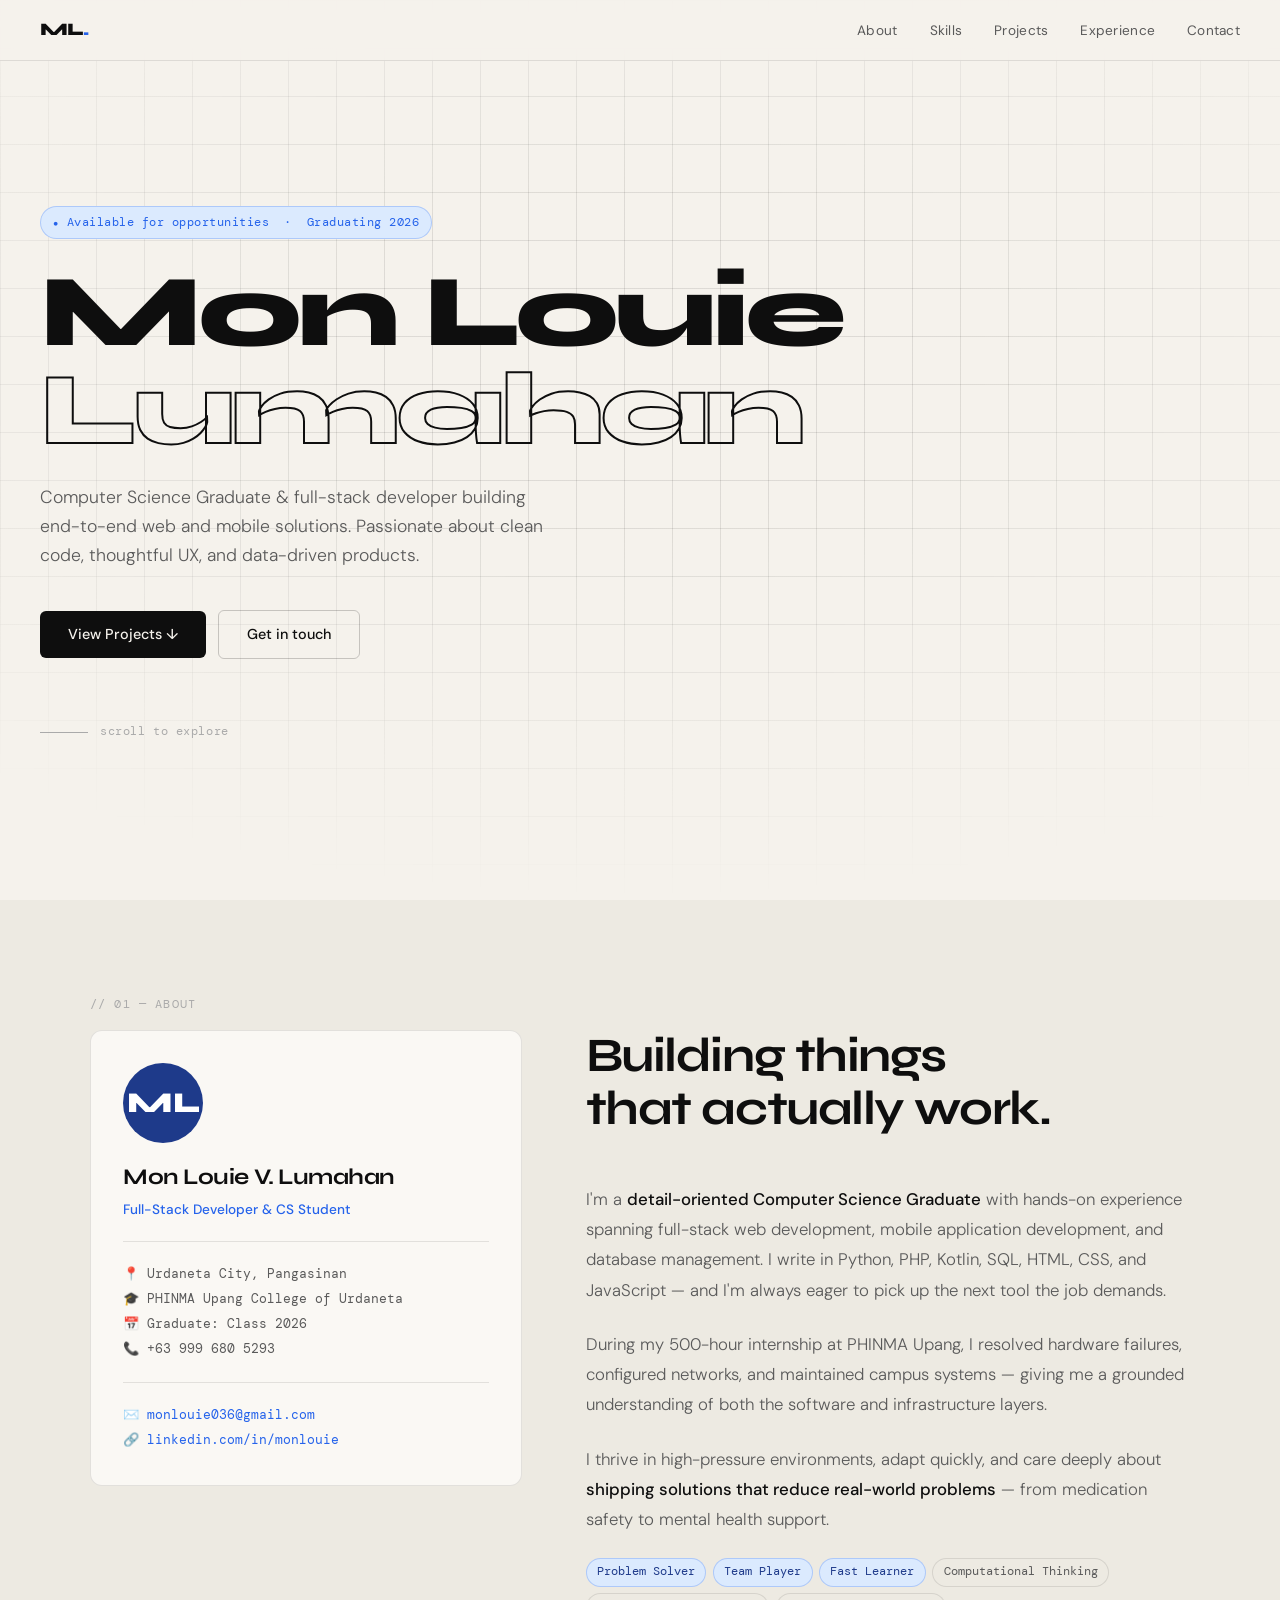
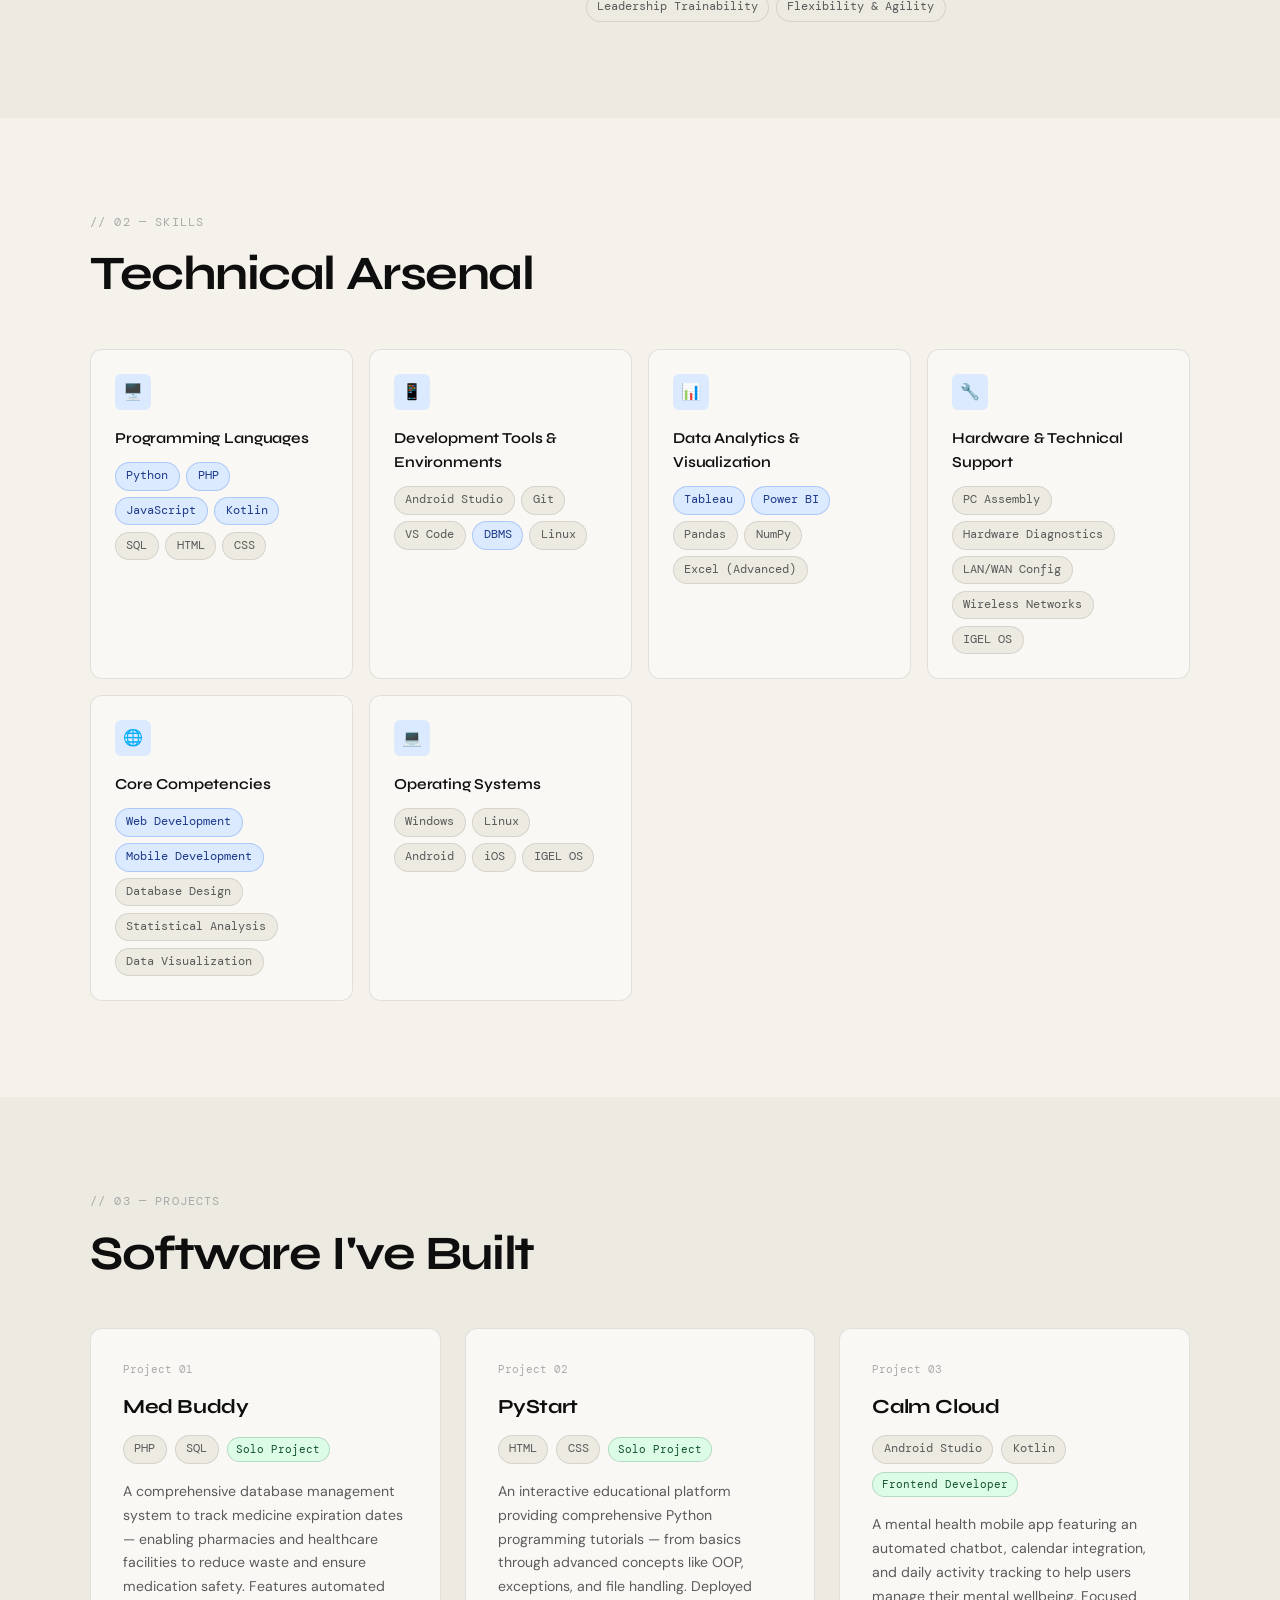
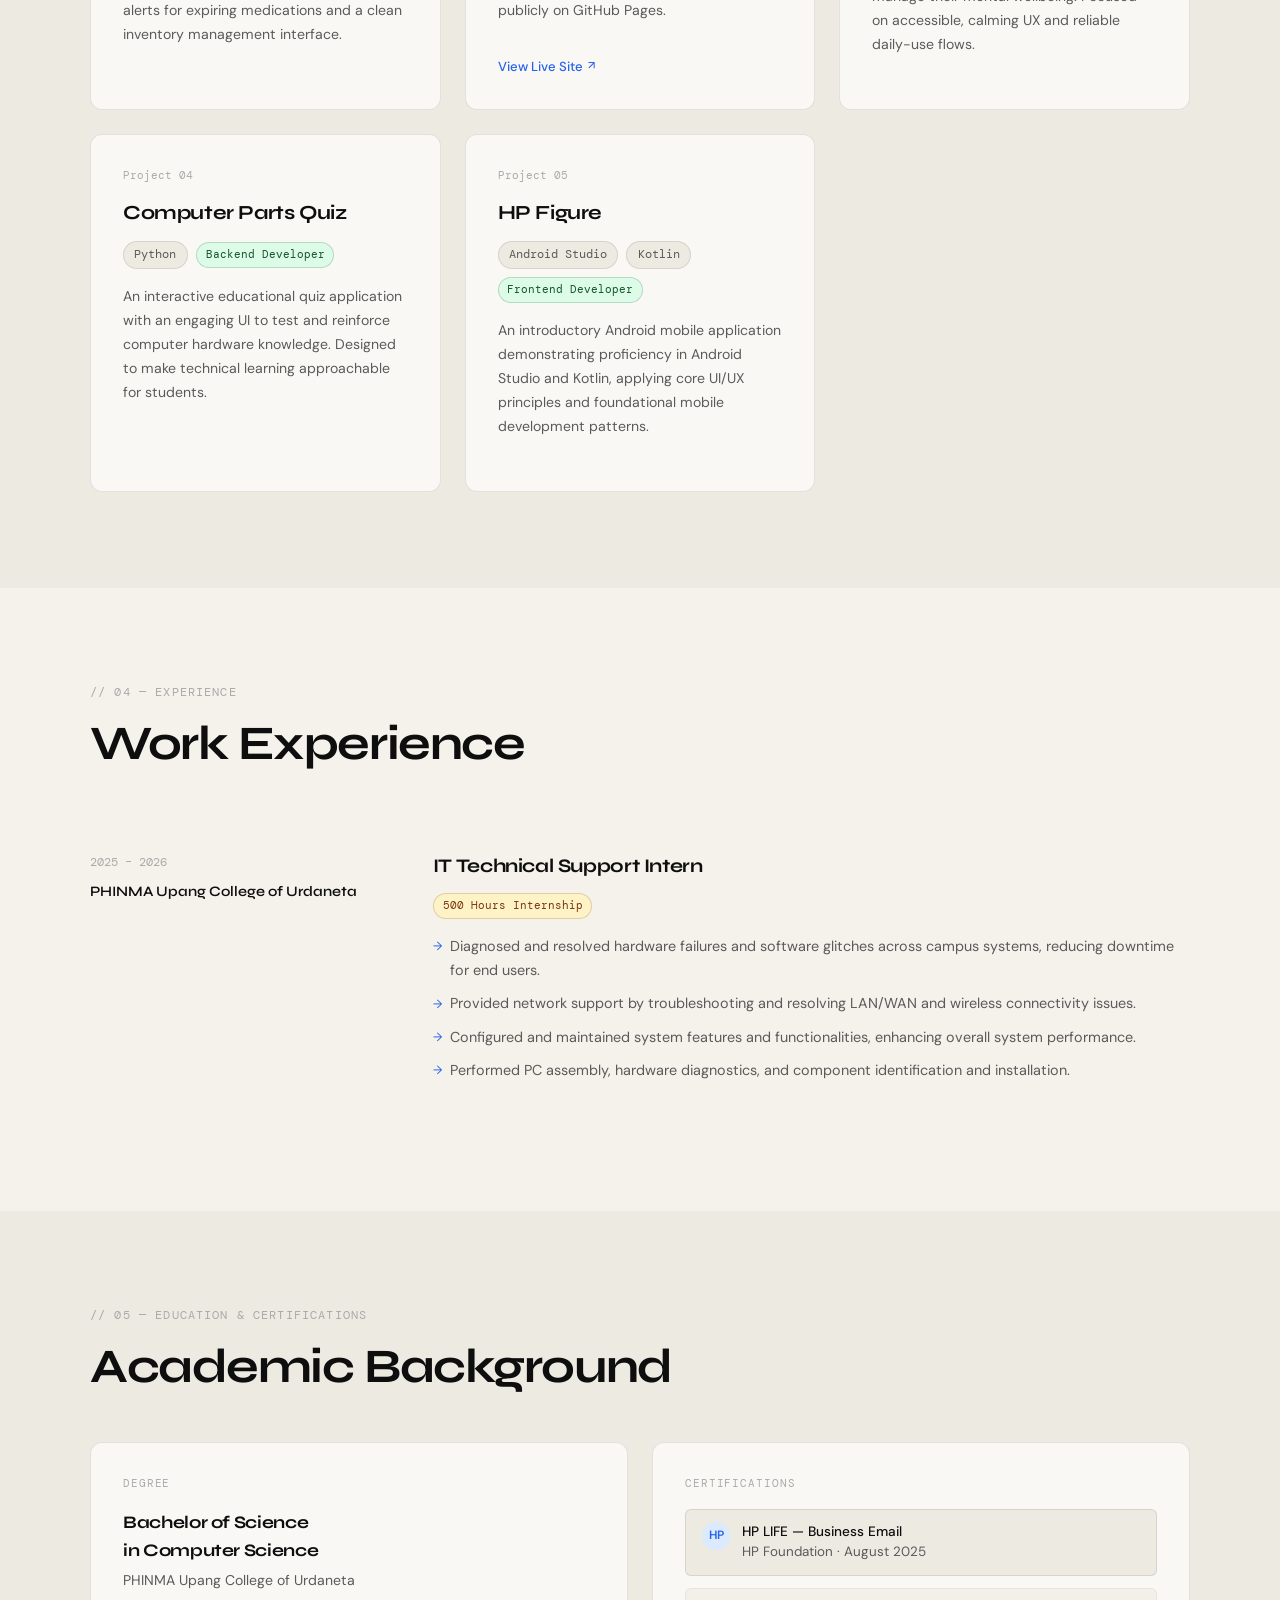
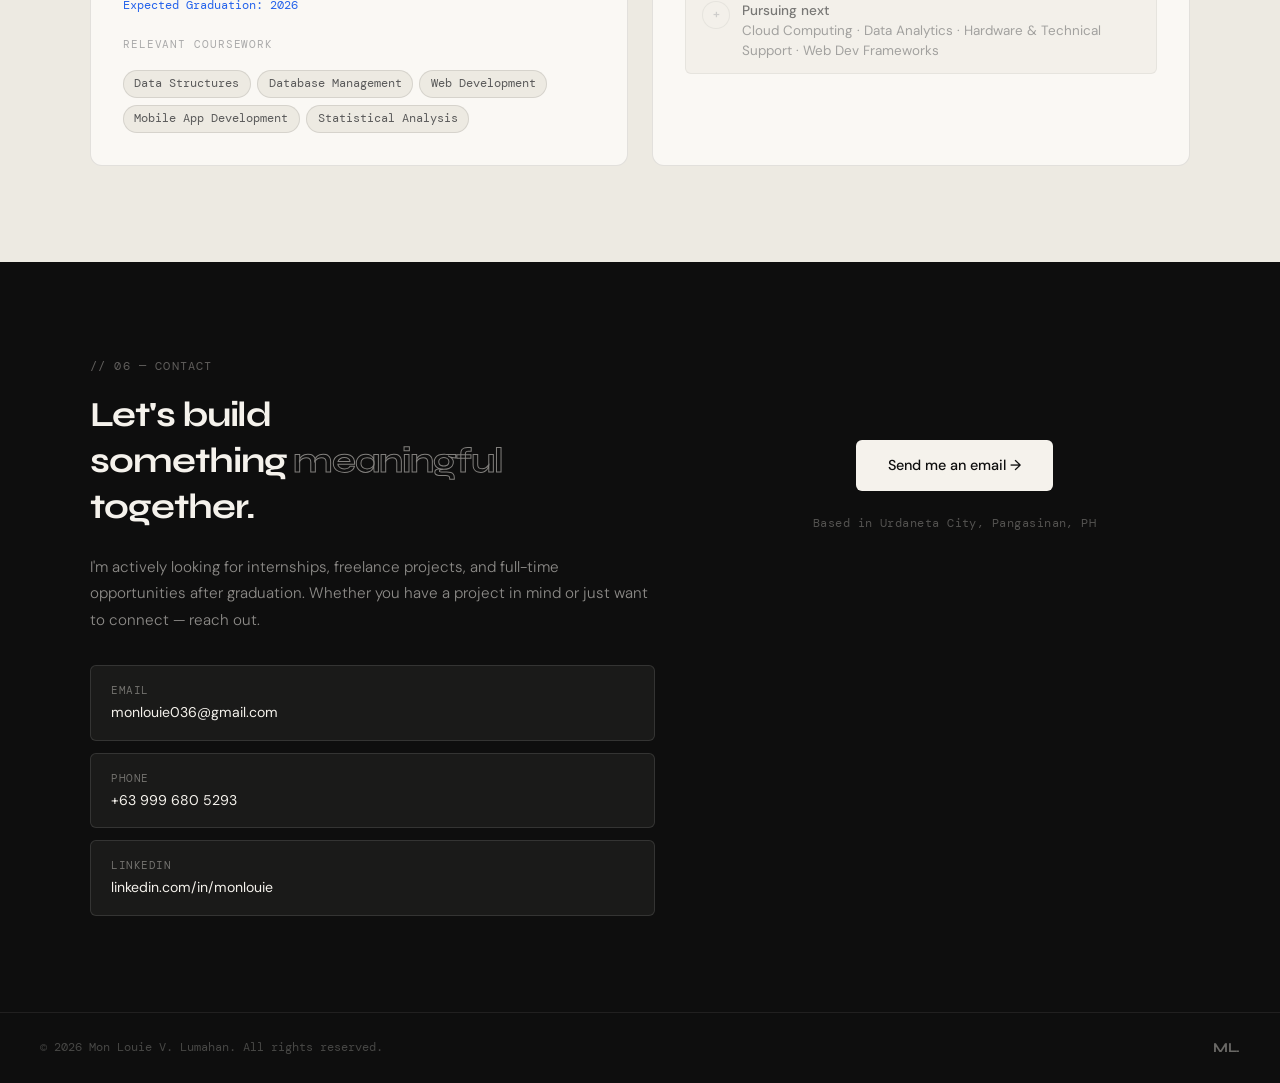
<file: index.html>
<!DOCTYPE html>
<html lang="en">
<head>
  <meta charset="UTF-8">
  <meta name="viewport" content="width=device-width, initial-scale=1.0">
  <title>Mon Louie V. Lumahan — Portfolio</title>
  <link rel="preconnect" href="https://fonts.googleapis.com">
  <link rel="preconnect" href="https://fonts.gstatic.com" crossorigin>
  <link href="https://fonts.googleapis.com/css2?family=Syne:wght@400;600;700;800&family=DM+Mono:ital,wght@0,300;0,400;1,300&family=DM+Sans:ital,opsz,wght@0,9..40,300;0,9..40,400;0,9..40,500;1,9..40,300&display=swap" rel="stylesheet">
  <link rel="stylesheet" href="style.css">
</head>
<body>

<!-- =============================================
     NAVIGATION
     ============================================= -->
<nav>
  <a href="#" class="nav-logo">ML<span>.</span></a>
  <ul class="nav-links">
    <li><a href="#about">About</a></li>
    <li><a href="#skills">Skills</a></li>
    <li><a href="#projects">Projects</a></li>
    <li><a href="#experience">Experience</a></li>
    <li><a href="#contact">Contact</a></li>
  </ul>
</nav>

<!-- =============================================
     HERO
     ============================================= -->
<section class="hero" id="home">
  <div class="hero-grid-bg"></div>
  <div class="hero-inner">
    <div class="hero-tag">Available for opportunities &nbsp;·&nbsp; Graduating 2026</div>
    <h1>
      <span class="first">Mon Louie</span>
      <span class="last">Lumahan</span>
    </h1>
    <p class="hero-sub">
      Computer Science Graduate &amp; full-stack developer building end-to-end web and mobile solutions.
      Passionate about clean code, thoughtful UX, and data-driven products.
    </p>
    <div class="hero-cta">
      <a href="#projects" class="btn-primary">View Projects ↓</a>
      <a href="#contact" class="btn-outline">Get in touch</a>
    </div>
    <div class="hero-scroll">
      <span class="hero-scroll-line"></span>
      scroll to explore
    </div>
  </div>
</section>

<!-- =============================================
     ABOUT
     ============================================= -->
<section class="about" id="about">
  <div class="max-w">
    <div class="section-label">// 01 — about</div>
    <div class="about-grid fade-up">

      <!-- Profile Card -->
      <div>
        <div class="about-card">
          <div class="avatar-ring">ML</div>
          <div class="about-name">Mon Louie V. Lumahan</div>
          <div class="about-role">Full-Stack Developer &amp; CS Student</div>
          <hr class="divider">
          <div class="about-detail">
            <div>📍 Urdaneta City, Pangasinan</div>
            <div>🎓 PHINMA Upang College of Urdaneta</div>
            <div>📅 Graduate: Class 2026</div>
            <div>📞 +63 999 680 5293</div>
            <hr class="divider">
            <div>✉️ <a href="mailto:monlouie036@gmail.com">monlouie036@gmail.com</a></div>
            <div>🔗 <a href="https://linkedin.com/in/monlouie" target="_blank">linkedin.com/in/monlouie</a></div>
          </div>
        </div>
      </div>

      <!-- Bio -->
      <div class="about-right">
        <div class="section-title">Building things<br>that actually work.</div>
        <p>
          I'm a <strong>detail-oriented Computer Science Graduate</strong> with hands-on experience spanning
          full-stack web development, mobile application development, and database management.
          I write in Python, PHP, Kotlin, SQL, HTML, CSS, and JavaScript — and I'm always eager to
          pick up the next tool the job demands.
        </p>
        <p>
          During my 500-hour internship at PHINMA Upang, I resolved hardware failures, configured networks,
          and maintained campus systems — giving me a grounded understanding of both the software and
          infrastructure layers.
        </p>
        <p>
          I thrive in high-pressure environments, adapt quickly, and care deeply about <strong>shipping
          solutions that reduce real-world problems</strong> — from medication safety to mental health support.
        </p>
        <div class="tag-wrap" style="margin-top: 1.5rem;">
          <span class="tag accent">Problem Solver</span>
          <span class="tag accent">Team Player</span>
          <span class="tag accent">Fast Learner</span>
          <span class="tag">Computational Thinking</span>
          <span class="tag">Leadership Trainability</span>
          <span class="tag">Flexibility &amp; Agility</span>
        </div>
      </div>

    </div>
  </div>
</section>

<!-- =============================================
     SKILLS
     ============================================= -->
<section id="skills">
  <div class="max-w">
    <div class="section-label">// 02 — skills</div>
    <div class="section-title fade-up">Technical Arsenal</div>
    <div class="skills-grid fade-up">

      <div class="skill-card">
        <div class="skill-card-icon">🖥️</div>
        <h3>Programming Languages</h3>
        <div class="tag-wrap">
          <span class="tag accent">Python</span>
          <span class="tag accent">PHP</span>
          <span class="tag accent">JavaScript</span>
          <span class="tag accent">Kotlin</span>
          <span class="tag">SQL</span>
          <span class="tag">HTML</span>
          <span class="tag">CSS</span>
        </div>
      </div>

      <div class="skill-card">
        <div class="skill-card-icon">📱</div>
        <h3>Development Tools &amp; Environments</h3>
        <div class="tag-wrap">
          <span class="tag">Android Studio</span>
          <span class="tag">Git</span>
          <span class="tag">VS Code</span>
          <span class="tag accent">DBMS</span>
          <span class="tag">Linux</span>
        </div>
      </div>

      <div class="skill-card">
        <div class="skill-card-icon">📊</div>
        <h3>Data Analytics &amp; Visualization</h3>
        <div class="tag-wrap">
          <span class="tag accent">Tableau</span>
          <span class="tag accent">Power BI</span>
          <span class="tag">Pandas</span>
          <span class="tag">NumPy</span>
          <span class="tag">Excel (Advanced)</span>
        </div>
      </div>

      <div class="skill-card">
        <div class="skill-card-icon">🔧</div>
        <h3>Hardware &amp; Technical Support</h3>
        <div class="tag-wrap">
          <span class="tag">PC Assembly</span>
          <span class="tag">Hardware Diagnostics</span>
          <span class="tag">LAN/WAN Config</span>
          <span class="tag">Wireless Networks</span>
          <span class="tag">IGEL OS</span>
        </div>
      </div>

      <div class="skill-card">
        <div class="skill-card-icon">🌐</div>
        <h3>Core Competencies</h3>
        <div class="tag-wrap">
          <span class="tag accent">Web Development</span>
          <span class="tag accent">Mobile Development</span>
          <span class="tag">Database Design</span>
          <span class="tag">Statistical Analysis</span>
          <span class="tag">Data Visualization</span>
        </div>
      </div>

      <div class="skill-card">
        <div class="skill-card-icon">💻</div>
        <h3>Operating Systems</h3>
        <div class="tag-wrap">
          <span class="tag">Windows</span>
          <span class="tag">Linux</span>
          <span class="tag">Android</span>
          <span class="tag">iOS</span>
          <span class="tag">IGEL OS</span>
        </div>
      </div>

    </div>
  </div>
</section>

<!-- =============================================
     PROJECTS
     ============================================= -->
<section class="projects" id="projects">
  <div class="max-w">
    <div class="section-label">// 03 — projects</div>
    <div class="section-title fade-up">Software I've Built</div>
    <div class="projects-grid fade-up">

      <div class="project-card">
        <div class="project-number">Project 01</div>
        <div class="project-title">Med Buddy</div>
        <div class="project-meta">
          <span class="tag">PHP</span>
          <span class="tag">SQL</span>
          <span class="role-badge">Solo Project</span>
        </div>
        <p class="project-desc">
          A comprehensive database management system to track medicine expiration dates — enabling
          pharmacies and healthcare facilities to reduce waste and ensure medication safety. Features
          automated alerts for expiring medications and a clean inventory management interface.
        </p>
      </div>

      <div class="project-card">
        <div class="project-number">Project 02</div>
        <div class="project-title">PyStart</div>
        <div class="project-meta">
          <span class="tag">HTML</span>
          <span class="tag">CSS</span>
          <span class="role-badge">Solo Project</span>
        </div>
        <p class="project-desc">
          An interactive educational platform providing comprehensive Python programming tutorials —
          from basics through advanced concepts like OOP, exceptions, and file handling.
          Deployed publicly on GitHub Pages.
        </p>
        <a href="https://movilumahanup-dot.github.io/pystartbymon/advanced.html" target="_blank" class="project-link">
          View Live Site <span class="project-link-arrow">↗</span>
        </a>
      </div>

      <div class="project-card">
        <div class="project-number">Project 03</div>
        <div class="project-title">Calm Cloud</div>
        <div class="project-meta">
          <span class="tag">Android Studio</span>
          <span class="tag">Kotlin</span>
          <span class="role-badge">Frontend Developer</span>
        </div>
        <p class="project-desc">
          A mental health mobile app featuring an automated chatbot, calendar integration, and daily
          activity tracking to help users manage their mental wellbeing. Focused on accessible,
          calming UX and reliable daily-use flows.
        </p>
      </div>

      <div class="project-card">
        <div class="project-number">Project 04</div>
        <div class="project-title">Computer Parts Quiz</div>
        <div class="project-meta">
          <span class="tag">Python</span>
          <span class="role-badge">Backend Developer</span>
        </div>
        <p class="project-desc">
          An interactive educational quiz application with an engaging UI to test and reinforce
          computer hardware knowledge. Designed to make technical learning approachable for students.
        </p>
      </div>

      <div class="project-card">
        <div class="project-number">Project 05</div>
        <div class="project-title">HP Figure</div>
        <div class="project-meta">
          <span class="tag">Android Studio</span>
          <span class="tag">Kotlin</span>
          <span class="role-badge">Frontend Developer</span>
        </div>
        <p class="project-desc">
          An introductory Android mobile application demonstrating proficiency in Android Studio and
          Kotlin, applying core UI/UX principles and foundational mobile development patterns.
        </p>
      </div>

    </div>
  </div>
</section>

<!-- =============================================
     EXPERIENCE
     ============================================= -->
<section id="experience">
  <div class="max-w">
    <div class="section-label">// 04 — experience</div>
    <div class="section-title fade-up">Work Experience</div>

    <div class="fade-up">
      <div class="exp-entry">
        <div class="exp-meta">
          <div class="exp-period">2025 – 2026</div>
          <div class="exp-company">PHINMA Upang College of Urdaneta</div>
        </div>
        <div>
          <div class="exp-role">IT Technical Support Intern</div>
          <div class="exp-hours">500 Hours Internship</div>
          <ul class="exp-bullets">
            <li>Diagnosed and resolved hardware failures and software glitches across campus systems, reducing downtime for end users.</li>
            <li>Provided network support by troubleshooting and resolving LAN/WAN and wireless connectivity issues.</li>
            <li>Configured and maintained system features and functionalities, enhancing overall system performance.</li>
            <li>Performed PC assembly, hardware diagnostics, and component identification and installation.</li>
          </ul>
        </div>
      </div>
    </div>

  </div>
</section>

<!-- =============================================
     EDUCATION & CERTIFICATIONS
     ============================================= -->
<section class="edu-section" id="education">
  <div class="max-w">
    <div class="section-label">// 05 — education &amp; certifications</div>
    <div class="section-title fade-up">Academic Background</div>
    <div class="edu-cert-grid fade-up">

      <div class="edu-card">
        <div class="edu-card-label">degree</div>
        <div class="edu-degree">Bachelor of Science<br>in Computer Science</div>
        <div class="edu-school">PHINMA Upang College of Urdaneta</div>
        <div class="edu-year">Expected Graduation: 2026</div>
        <div class="edu-card-label">relevant coursework</div>
        <div class="coursework-list">
          <span class="tag">Data Structures</span>
          <span class="tag">Database Management</span>
          <span class="tag">Web Development</span>
          <span class="tag">Mobile App Development</span>
          <span class="tag">Statistical Analysis</span>
        </div>
      </div>

      <div class="edu-card">
        <div class="edu-card-label">certifications</div>
        <div class="cert-list">
          <div class="cert-item">
            <div class="cert-icon">HP</div>
            <div class="cert-text">
              <strong>HP LIFE — Business Email</strong>
              HP Foundation · August 2025
            </div>
          </div>
          <div class="cert-item pending">
            <div class="cert-icon pending">+</div>
            <div class="cert-text">
              <strong>Pursuing next</strong>
              Cloud Computing · Data Analytics · Hardware &amp; Technical Support · Web Dev Frameworks
            </div>
          </div>
        </div>
      </div>

    </div>
  </div>
</section>

<!-- =============================================
     CONTACT
     ============================================= -->
<section class="contact" id="contact">
  <div class="max-w">
    <div class="section-label">// 06 — contact</div>
    <div class="contact-grid fade-up">

      <div>
        <div class="contact-tagline">
          Let's build<br>something <span>meaningful</span><br>together.
        </div>
        <p class="contact-desc">
          I'm actively looking for internships, freelance projects, and full-time opportunities
          after graduation. Whether you have a project in mind or just want to connect — reach out.
        </p>
        <div class="contact-links">
          <a href="mailto:monlouie036@gmail.com" class="contact-link">
            <span>
              <span class="contact-link-label">email</span>
              <span class="contact-link-val">monlouie036@gmail.com</span>
            </span>
          </a>
          <a href="tel:+639996805293" class="contact-link">
            <span>
              <span class="contact-link-label">phone</span>
              <span class="contact-link-val">+63 999 680 5293</span>
            </span>
          </a>
          <a href="https://linkedin.com/in/monlouie" target="_blank" class="contact-link">
            <span>
              <span class="contact-link-label">linkedin</span>
              <span class="contact-link-val">linkedin.com/in/monlouie</span>
            </span>
          </a>
        </div>
      </div>

      <div class="cta-area">
        <div class="cta-block">
          <a href="mailto:monlouie036@gmail.com" class="btn-white">Send me an email →</a>
          <div class="contact-soft">Based in Urdaneta City, Pangasinan, PH</div>
        </div>
      </div>

    </div>
  </div>
</section>

<!-- =============================================
     FOOTER
     ============================================= -->
<footer>
  <div class="footer-copy">© 2026 Mon Louie V. Lumahan. All rights reserved.</div>
  <div class="footer-name">ML.</div>
</footer>

<!-- =============================================
     SCRIPTS
     ============================================= -->
<script>
  const observer = new IntersectionObserver((entries) => {
    entries.forEach(e => {
      if (e.isIntersecting) e.target.classList.add('visible');
    });
  }, { threshold: 0.1 });

  document.querySelectorAll('.fade-up').forEach(el => observer.observe(el));
</script>

</body>
</html>
</file>
<file: style.css>
/* =============================================
   Mon Louie V. Lumahan — Portfolio Stylesheet
   ============================================= */

*, *::before, *::after {
  box-sizing: border-box;
  margin: 0;
  padding: 0;
}

/* ---- DESIGN TOKENS ---- */
:root {
  --ink: #0e0e0e;
  --ink-muted: #5a5a5a;
  --ink-faint: #aaaaaa;
  --paper: #f5f2ec;
  --paper-warm: #edeae2;
  --paper-card: #faf8f4;
  --accent: #1e3a8a;
  --accent-bright: #2563eb;
  --accent-glow: #dbeafe;
  --green: #14532d;
  --green-light: #dcfce7;
  --amber: #78350f;
  --amber-light: #fef3c7;
  --border: rgba(14, 14, 14, 0.1);
  --border-strong: rgba(14, 14, 14, 0.2);
  --radius: 12px;
  --radius-sm: 6px;
  --font-display: 'Syne', sans-serif;
  --font-body: 'DM Sans', sans-serif;
  --font-mono: 'DM Mono', monospace;
}

/* ---- BASE ---- */
html {
  scroll-behavior: smooth;
}

body {
  font-family: var(--font-body);
  background: var(--paper);
  color: var(--ink);
  line-height: 1.6;
  font-size: 16px;
  overflow-x: hidden;
}

/* =============================================
   NAVIGATION
   ============================================= */
nav {
  position: fixed;
  top: 0;
  left: 0;
  right: 0;
  z-index: 100;
  display: flex;
  align-items: center;
  justify-content: space-between;
  padding: 1rem 2.5rem;
  background: rgba(245, 242, 236, 0.88);
  backdrop-filter: blur(12px);
  border-bottom: 0.5px solid var(--border);
}

.nav-logo {
  font-family: var(--font-display);
  font-weight: 800;
  font-size: 1.1rem;
  letter-spacing: -0.03em;
  color: var(--ink);
  text-decoration: none;
}

.nav-logo span {
  color: var(--accent-bright);
}

.nav-links {
  display: flex;
  gap: 2rem;
  list-style: none;
}

.nav-links a {
  font-size: 0.85rem;
  font-weight: 400;
  color: var(--ink-muted);
  text-decoration: none;
  letter-spacing: 0.02em;
  transition: color 0.2s;
}

.nav-links a:hover {
  color: var(--ink);
}

/* =============================================
   HERO
   ============================================= */
.hero {
  min-height: 100vh;
  display: flex;
  flex-direction: column;
  justify-content: center;
  padding: 7rem 2.5rem 4rem;
  position: relative;
  overflow: hidden;
}

.hero-grid-bg {
  position: absolute;
  inset: 0;
  background-image:
    linear-gradient(var(--border) 1px, transparent 1px),
    linear-gradient(90deg, var(--border) 1px, transparent 1px);
  background-size: 48px 48px;
  mask-image: radial-gradient(ellipse 80% 60% at 50% 40%, black 30%, transparent 100%);
  pointer-events: none;
}

.hero-inner {
  max-width: 900px;
  position: relative;
  z-index: 1;
}

.hero-tag {
  display: inline-flex;
  align-items: center;
  gap: 0.5rem;
  font-family: var(--font-mono);
  font-size: 0.78rem;
  color: var(--accent-bright);
  letter-spacing: 0.04em;
  margin-bottom: 1.5rem;
  padding: 0.35rem 0.75rem;
  background: var(--accent-glow);
  border-radius: 100px;
  border: 0.5px solid rgba(37, 99, 235, 0.25);
}

.hero-tag::before {
  content: '●';
  font-size: 0.55rem;
  animation: pulse 2s ease-in-out infinite;
}

@keyframes pulse {
  0%, 100% { opacity: 1; }
  50%       { opacity: 0.3; }
}

.hero h1 {
  font-family: var(--font-display);
  font-size: clamp(3rem, 8vw, 6.5rem);
  font-weight: 800;
  line-height: 0.95;
  letter-spacing: -0.04em;
  color: var(--ink);
  margin-bottom: 0.25em;
}

.hero h1 .first {
  display: block;
}

.hero h1 .last {
  display: block;
  -webkit-text-stroke: 2px var(--ink);
  color: transparent;
}

.hero-sub {
  font-size: 1.1rem;
  color: var(--ink-muted);
  max-width: 520px;
  margin: 1.5rem 0 2.5rem;
  font-weight: 300;
  line-height: 1.65;
}

.hero-cta {
  display: flex;
  flex-wrap: wrap;
  gap: 0.75rem;
  align-items: center;
}

.btn-primary {
  display: inline-flex;
  align-items: center;
  gap: 0.5rem;
  padding: 0.75rem 1.75rem;
  background: var(--ink);
  color: var(--paper);
  font-family: var(--font-body);
  font-size: 0.9rem;
  font-weight: 500;
  text-decoration: none;
  border-radius: var(--radius-sm);
  transition: transform 0.15s, background 0.15s;
}

.btn-primary:hover {
  background: #1e1e1e;
  transform: translateY(-1px);
}

.btn-outline {
  display: inline-flex;
  align-items: center;
  gap: 0.5rem;
  padding: 0.75rem 1.75rem;
  background: transparent;
  color: var(--ink);
  font-family: var(--font-body);
  font-size: 0.9rem;
  font-weight: 500;
  text-decoration: none;
  border-radius: var(--radius-sm);
  border: 1px solid var(--border-strong);
  transition: background 0.15s, transform 0.15s;
}

.btn-outline:hover {
  background: var(--paper-warm);
  transform: translateY(-1px);
}

.hero-scroll {
  margin-top: 4rem;
  display: flex;
  align-items: center;
  gap: 0.75rem;
  font-family: var(--font-mono);
  font-size: 0.72rem;
  color: var(--ink-faint);
  letter-spacing: 0.05em;
}

.hero-scroll-line {
  width: 48px;
  height: 1px;
  background: var(--ink-faint);
  animation: extend 1.5s ease-in-out infinite alternate;
}

@keyframes extend {
  from { width: 24px; }
  to   { width: 56px; }
}

/* =============================================
   SECTION COMMONS
   ============================================= */
section {
  padding: 6rem 2.5rem;
}

.section-label {
  font-family: var(--font-mono);
  font-size: 0.72rem;
  letter-spacing: 0.1em;
  color: var(--ink-faint);
  text-transform: uppercase;
  margin-bottom: 1rem;
}

.section-title {
  font-family: var(--font-display);
  font-size: clamp(2rem, 4vw, 3rem);
  font-weight: 700;
  letter-spacing: -0.03em;
  line-height: 1.1;
  margin-bottom: 3rem;
}

.max-w {
  max-width: 1100px;
  margin: 0 auto;
}

/* =============================================
   ABOUT
   ============================================= */
.about {
  background: var(--paper-warm);
}

.about-grid {
  display: grid;
  grid-template-columns: 1fr 1.4fr;
  gap: 4rem;
  align-items: start;
}

.about-card {
  background: var(--paper-card);
  border: 0.5px solid var(--border);
  border-radius: var(--radius);
  padding: 2rem;
  position: sticky;
  top: 5rem;
}

.avatar-ring {
  width: 80px;
  height: 80px;
  border-radius: 50%;
  background: var(--accent);
  display: flex;
  align-items: center;
  justify-content: center;
  font-family: var(--font-display);
  font-size: 1.8rem;
  font-weight: 800;
  color: white;
  margin-bottom: 1rem;
}

.about-name {
  font-family: var(--font-display);
  font-size: 1.4rem;
  font-weight: 700;
  letter-spacing: -0.02em;
  margin-bottom: 0.25rem;
}

.about-role {
  font-size: 0.85rem;
  color: var(--accent-bright);
  font-weight: 500;
  margin-bottom: 1.25rem;
}

.about-detail {
  font-size: 0.82rem;
  color: var(--ink-muted);
  font-family: var(--font-mono);
  line-height: 1.9;
}

.about-detail a {
  color: var(--accent-bright);
  text-decoration: none;
}

.about-detail a:hover {
  text-decoration: underline;
}

.divider {
  border: none;
  border-top: 0.5px solid var(--border);
  margin: 1.25rem 0;
}

.about-right p {
  font-size: 1.05rem;
  color: var(--ink-muted);
  line-height: 1.8;
  font-weight: 300;
  margin-bottom: 1.5rem;
}

.about-right p strong {
  color: var(--ink);
  font-weight: 500;
}

/* =============================================
   SKILLS
   ============================================= */
.skills-grid {
  display: grid;
  grid-template-columns: repeat(auto-fit, minmax(260px, 1fr));
  gap: 1rem;
}

.skill-card {
  background: var(--paper-card);
  border: 0.5px solid var(--border);
  border-radius: var(--radius);
  padding: 1.5rem;
  transition: border-color 0.2s, transform 0.2s;
}

.skill-card:hover {
  border-color: var(--border-strong);
  transform: translateY(-2px);
}

.skill-card-icon {
  width: 36px;
  height: 36px;
  border-radius: var(--radius-sm);
  background: var(--accent-glow);
  display: flex;
  align-items: center;
  justify-content: center;
  margin-bottom: 1rem;
  font-size: 1rem;
}

.skill-card h3 {
  font-family: var(--font-display);
  font-size: 0.95rem;
  font-weight: 600;
  margin-bottom: 0.75rem;
  letter-spacing: -0.01em;
}

.tag-wrap {
  display: flex;
  flex-wrap: wrap;
  gap: 0.4rem;
}

.tag {
  font-family: var(--font-mono);
  font-size: 0.72rem;
  padding: 0.25rem 0.65rem;
  border-radius: 100px;
  background: var(--paper-warm);
  color: var(--ink-muted);
  border: 0.5px solid var(--border);
  white-space: nowrap;
}

.tag.accent {
  background: var(--accent-glow);
  color: var(--accent);
  border-color: rgba(37, 99, 235, 0.25);
}

/* =============================================
   PROJECTS
   ============================================= */
.projects {
  background: var(--paper-warm);
}

.projects-grid {
  display: grid;
  grid-template-columns: repeat(auto-fit, minmax(320px, 1fr));
  gap: 1.5rem;
}

.project-card {
  background: var(--paper-card);
  border: 0.5px solid var(--border);
  border-radius: var(--radius);
  padding: 2rem;
  display: flex;
  flex-direction: column;
  transition: border-color 0.2s, transform 0.2s, box-shadow 0.2s;
  position: relative;
  overflow: hidden;
}

.project-card::before {
  content: '';
  position: absolute;
  top: 0;
  left: 0;
  right: 0;
  height: 3px;
  background: var(--accent);
  transform: scaleX(0);
  transform-origin: left;
  transition: transform 0.3s ease;
}

.project-card:hover {
  border-color: var(--border-strong);
  transform: translateY(-3px);
  box-shadow: 0 8px 32px rgba(0, 0, 0, 0.06);
}

.project-card:hover::before {
  transform: scaleX(1);
}

.project-number {
  font-family: var(--font-mono);
  font-size: 0.7rem;
  color: var(--ink-faint);
  margin-bottom: 0.75rem;
}

.project-title {
  font-family: var(--font-display);
  font-size: 1.25rem;
  font-weight: 700;
  letter-spacing: -0.02em;
  margin-bottom: 0.75rem;
}

.project-desc {
  font-size: 0.88rem;
  color: var(--ink-muted);
  line-height: 1.7;
  flex: 1;
  margin-bottom: 1.25rem;
}

.project-meta {
  display: flex;
  flex-wrap: wrap;
  align-items: center;
  gap: 0.5rem;
  margin-bottom: 1rem;
}

.role-badge {
  font-family: var(--font-mono);
  font-size: 0.68rem;
  padding: 0.2rem 0.55rem;
  border-radius: 100px;
  background: var(--green-light);
  color: var(--green);
  border: 0.5px solid rgba(20, 83, 45, 0.2);
}

.project-link {
  display: inline-flex;
  align-items: center;
  gap: 0.35rem;
  font-size: 0.82rem;
  color: var(--accent-bright);
  text-decoration: none;
  font-weight: 500;
  margin-top: auto;
}

.project-link:hover {
  text-decoration: underline;
}

.project-link-arrow {
  font-size: 0.7rem;
  transition: transform 0.15s;
}

.project-link:hover .project-link-arrow {
  transform: translate(2px, -2px);
}

/* =============================================
   EXPERIENCE
   ============================================= */
.exp-entry {
  display: grid;
  grid-template-columns: 1fr 2.5fr;
  gap: 2.5rem;
  padding: 2rem 0;
  border-bottom: 0.5px solid var(--border);
}

.exp-entry:last-child {
  border-bottom: none;
}

.exp-meta {
  padding-top: 0.15rem;
}

.exp-period {
  font-family: var(--font-mono);
  font-size: 0.75rem;
  color: var(--ink-faint);
  margin-bottom: 0.5rem;
}

.exp-company {
  font-family: var(--font-display);
  font-size: 0.9rem;
  font-weight: 600;
  color: var(--ink);
}

.exp-role {
  font-family: var(--font-display);
  font-size: 1.2rem;
  font-weight: 700;
  letter-spacing: -0.02em;
  margin-bottom: 0.6rem;
}

.exp-hours {
  display: inline-block;
  font-family: var(--font-mono);
  font-size: 0.7rem;
  color: var(--amber);
  background: var(--amber-light);
  padding: 0.2rem 0.55rem;
  border-radius: 100px;
  border: 0.5px solid rgba(120, 53, 15, 0.2);
  margin-bottom: 1rem;
}

.exp-bullets {
  list-style: none;
  display: flex;
  flex-direction: column;
  gap: 0.6rem;
}

.exp-bullets li {
  font-size: 0.9rem;
  color: var(--ink-muted);
  padding-left: 1.1rem;
  position: relative;
  line-height: 1.65;
}

.exp-bullets li::before {
  content: '→';
  position: absolute;
  left: 0;
  color: var(--accent-bright);
  font-size: 0.75rem;
  top: 0.18em;
}

/* =============================================
   EDUCATION & CERTIFICATIONS
   ============================================= */
.edu-section {
  background: var(--paper-warm);
}

.edu-cert-grid {
  display: grid;
  grid-template-columns: 1fr 1fr;
  gap: 1.5rem;
}

.edu-card {
  background: var(--paper-card);
  border: 0.5px solid var(--border);
  border-radius: var(--radius);
  padding: 2rem;
}

.edu-card-label {
  font-family: var(--font-mono);
  font-size: 0.7rem;
  letter-spacing: 0.08em;
  text-transform: uppercase;
  color: var(--ink-faint);
  margin-bottom: 1rem;
}

.edu-degree {
  font-family: var(--font-display);
  font-size: 1.1rem;
  font-weight: 700;
  letter-spacing: -0.02em;
  margin-bottom: 0.25rem;
}

.edu-school {
  font-size: 0.88rem;
  color: var(--ink-muted);
  margin-bottom: 0.25rem;
}

.edu-year {
  font-family: var(--font-mono);
  font-size: 0.78rem;
  color: var(--accent-bright);
  margin-bottom: 1.25rem;
}

.coursework-list {
  display: flex;
  flex-wrap: wrap;
  gap: 0.4rem;
}

.cert-list {
  display: flex;
  flex-direction: column;
  gap: 0.75rem;
}

.cert-item {
  display: flex;
  align-items: flex-start;
  gap: 0.75rem;
  padding: 0.75rem 1rem;
  background: var(--paper-warm);
  border-radius: var(--radius-sm);
  border: 0.5px solid var(--border);
}

.cert-item.pending {
  opacity: 0.55;
}

.cert-icon {
  width: 28px;
  height: 28px;
  border-radius: 50%;
  background: var(--accent-glow);
  display: flex;
  align-items: center;
  justify-content: center;
  flex-shrink: 0;
  font-size: 0.75rem;
  color: var(--accent-bright);
  font-weight: 600;
}

.cert-icon.pending {
  background: var(--paper-warm);
  color: var(--ink-faint);
  border: 0.5px solid var(--border);
}

.cert-text {
  font-size: 0.84rem;
  color: var(--ink-muted);
  line-height: 1.5;
}

.cert-text strong {
  color: var(--ink);
  font-weight: 500;
  display: block;
  font-size: 0.85rem;
}

/* =============================================
   CONTACT
   ============================================= */
.contact {
  background: var(--ink);
  color: var(--paper);
}

.contact .section-label {
  color: rgba(245, 242, 236, 0.35);
}

.contact .section-title {
  color: var(--paper);
}

.contact-grid {
  display: grid;
  grid-template-columns: 1.2fr 1fr;
  gap: 4rem;
  align-items: start;
}

.contact-tagline {
  font-family: var(--font-display);
  font-size: clamp(1.5rem, 3vw, 2.2rem);
  font-weight: 700;
  line-height: 1.3;
  letter-spacing: -0.03em;
  color: var(--paper);
  margin-bottom: 1.5rem;
}

.contact-tagline span {
  -webkit-text-stroke: 1px rgba(245, 242, 236, 0.5);
  color: transparent;
}

.contact-desc {
  font-size: 0.95rem;
  color: rgba(245, 242, 236, 0.55);
  line-height: 1.75;
  font-weight: 300;
  margin-bottom: 2rem;
}

.contact-links {
  display: flex;
  flex-direction: column;
  gap: 0.75rem;
}

.contact-link {
  display: flex;
  align-items: center;
  gap: 1rem;
  padding: 1rem 1.25rem;
  background: rgba(245, 242, 236, 0.05);
  border: 0.5px solid rgba(245, 242, 236, 0.12);
  border-radius: var(--radius-sm);
  text-decoration: none;
  color: var(--paper);
  font-size: 0.88rem;
  transition: background 0.15s, border-color 0.15s;
}

.contact-link:hover {
  background: rgba(245, 242, 236, 0.1);
  border-color: rgba(245, 242, 236, 0.25);
}

.contact-link-label {
  font-family: var(--font-mono);
  font-size: 0.68rem;
  color: rgba(245, 242, 236, 0.4);
  display: block;
  margin-bottom: 0.1rem;
  letter-spacing: 0.05em;
  text-transform: uppercase;
}

.contact-link-val {
  font-weight: 400;
}

.cta-area {
  display: flex;
  align-items: center;
  justify-content: center;
  padding: 3rem 0 0;
  text-align: center;
}

.cta-block {
  display: flex;
  flex-direction: column;
  align-items: center;
  gap: 1.5rem;
  width: 100%;
}

.btn-white {
  display: inline-flex;
  align-items: center;
  gap: 0.5rem;
  padding: 0.85rem 2rem;
  background: var(--paper);
  color: var(--ink);
  font-family: var(--font-body);
  font-size: 0.9rem;
  font-weight: 500;
  text-decoration: none;
  border-radius: var(--radius-sm);
  transition: transform 0.15s;
}

.btn-white:hover {
  transform: translateY(-1px);
}

.contact-soft {
  font-family: var(--font-mono);
  font-size: 0.72rem;
  color: rgba(245, 242, 236, 0.3);
  letter-spacing: 0.04em;
}

/* =============================================
   FOOTER
   ============================================= */
footer {
  background: var(--ink);
  border-top: 0.5px solid rgba(245, 242, 236, 0.08);
  padding: 1.5rem 2.5rem;
  display: flex;
  align-items: center;
  justify-content: space-between;
}

.footer-copy {
  font-family: var(--font-mono);
  font-size: 0.72rem;
  color: rgba(245, 242, 236, 0.25);
}

.footer-name {
  font-family: var(--font-display);
  font-size: 0.85rem;
  font-weight: 700;
  color: rgba(245, 242, 236, 0.4);
}

/* =============================================
   ANIMATIONS
   ============================================= */
.fade-up {
  opacity: 0;
  transform: translateY(24px);
  transition: opacity 0.6s ease, transform 0.6s ease;
}

.fade-up.visible {
  opacity: 1;
  transform: none;
}

/* =============================================
   RESPONSIVE
   ============================================= */
@media (max-width: 768px) {
  nav {
    padding: 0.85rem 1.25rem;
  }

  .nav-links {
    display: none;
  }

  section {
    padding: 4rem 1.25rem;
  }

  .hero {
    padding: 6rem 1.25rem 3rem;
  }

  .about-grid,
  .exp-entry,
  .edu-cert-grid,
  .contact-grid {
    grid-template-columns: 1fr;
    gap: 2rem;
  }

  .about-card {
    position: static;
  }
}
</file>
